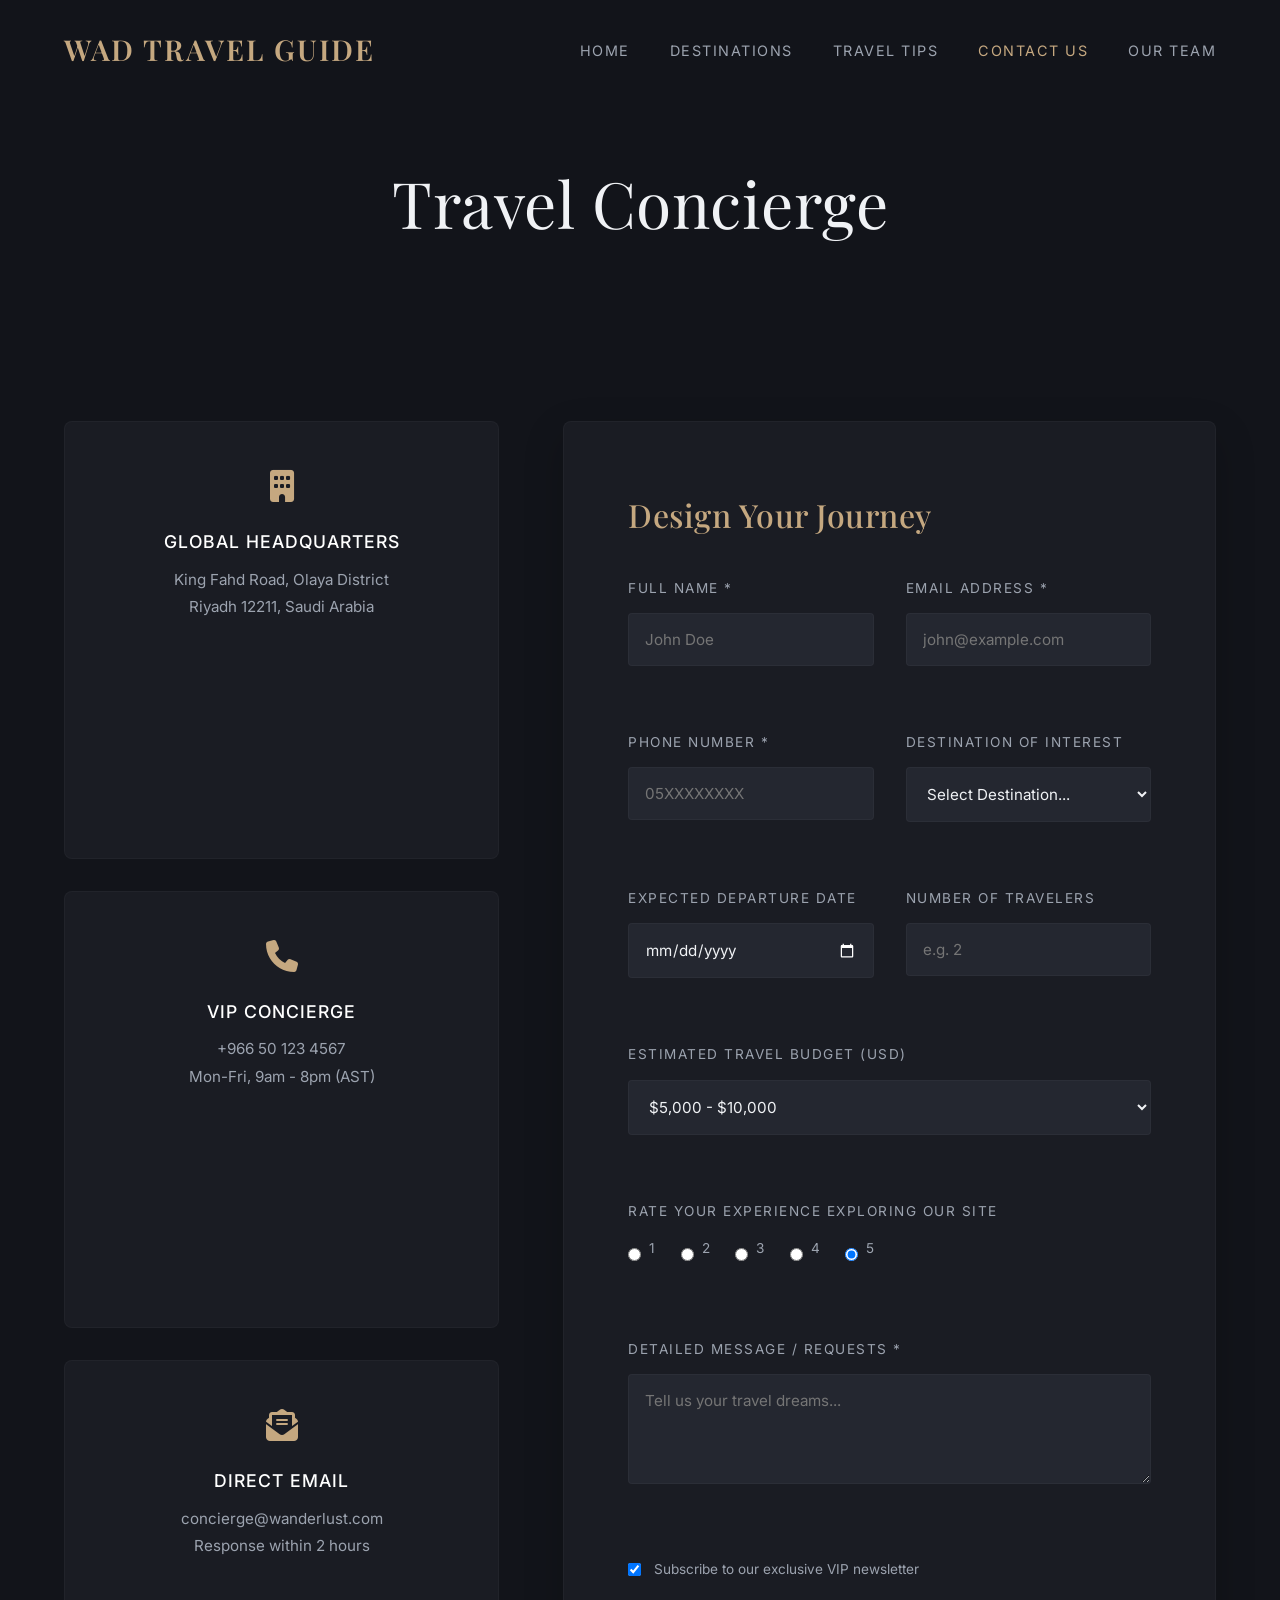
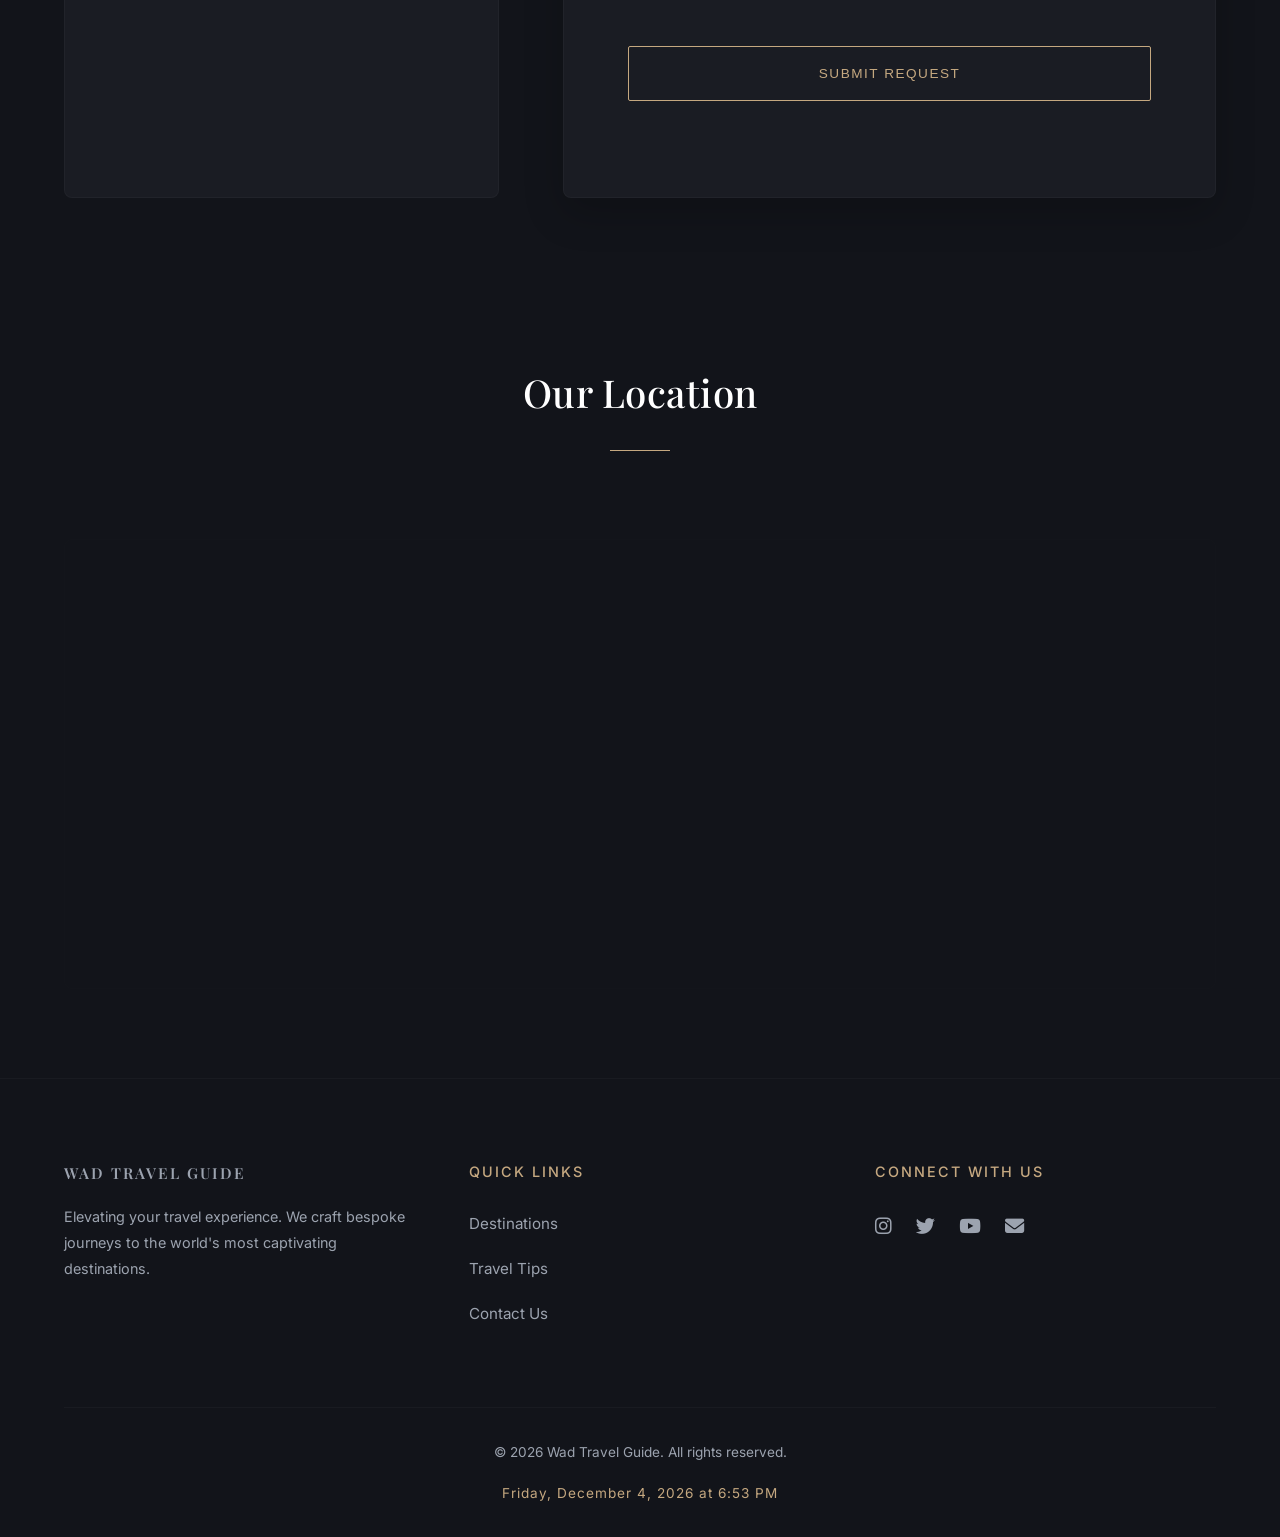
<file: contact.html>
<!DOCTYPE html>
<html lang="en">
<head>
    <meta charset="UTF-8">
    <meta name="viewport" content="width=device-width, initial-scale=1.0">
    <title>Wad Travel Guide | Contact Concierge</title>
    <link rel="stylesheet" href="style.css">
    <link rel="stylesheet" href="https://cdnjs.cloudflare.com/ajax/libs/font-awesome/6.4.0/css/all.min.css">
</head>
<body>
    <header>
        <a href="index.html" class="logo">Wad Travel Guide</a>
        <div class="hamburger"><i class="fa-solid fa-bars"></i></div>
        <nav>
            <ul>
                <li><a href="index.html">Home</a></li>
                <li><a href="destinations.html">Destinations</a></li>
                <li><a href="tips.html">Travel Tips</a></li>
                <li><a href="contact.html" class="active">Contact Us</a></li>
                <li><a href="team.html">Our Team</a></li>
            </ul>
        </nav>
    </header>

    <main>
        <div class="page-header header-contact">
            <h1 class="reveal">Travel Concierge</h1>
        </div>

        <div class="contact-layout">
            <div class="contact-info-cards reveal">
                <div class="info-card">
                    <i class="fa-solid fa-building"></i>
                    <h3>Global Headquarters</h3>
                    <p>King Fahd Road, Olaya District<br>Riyadh 12211, Saudi Arabia</p>
                </div>
                <div class="info-card">
                    <i class="fa-solid fa-phone"></i>
                    <h3>VIP Concierge</h3>
                    <p>+966 50 123 4567<br>Mon-Fri, 9am - 8pm (AST)</p>
                </div>
                <div class="info-card">
                    <i class="fa-solid fa-envelope-open-text"></i>
                    <h3>Direct Email</h3>
                    <p>concierge@wanderlust.com<br>Response within 2 hours</p>
                </div>
            </div>

            <div class="form-container reveal">
                <h2 class="mb-2 text-primary" style="font-size: 2rem; font-family: 'Playfair Display', serif;">Design Your Journey</h2>
                <form id="contact-form" novalidate>
                    <div class="form-grid">
                        <div class="form-group">
                            <label for="name">Full Name *</label>
                            <input type="text" id="name" name="name" placeholder="John Doe" required>
                            <div class="error-msg"></div>
                        </div>

                        <div class="form-group">
                            <label for="email">Email Address *</label>
                            <input type="email" id="email" name="email" placeholder="john@example.com" required>
                            <div class="error-msg"></div>
                        </div>

                        <div class="form-group">
                            <label for="phone">Phone Number *</label>
                            <input type="tel" id="phone" name="phone" placeholder="05XXXXXXXX" required>
                            <div class="error-msg"></div>
                        </div>

                        <div class="form-group">
                            <label for="destination">Destination of Interest</label>
                            <select id="destination" name="destination">
                                <option value="">Select Destination...</option>
                                <option value="neom">Neom, KSA</option>
                                <option value="alula">AlUla, KSA</option>
                                <option value="riyadh">Riyadh, KSA</option>
                                <option value="paris">Paris, France</option>
                                <option value="tokyo">Tokyo, Japan</option>
                                <option value="dubai">Dubai, UAE</option>
                            </select>
                        </div>

                        <div class="form-group">
                            <label for="date">Expected Departure Date</label>
                            <input type="date" id="date" name="date" style="color-scheme: dark;">
                        </div>

                        <div class="form-group">
                            <label for="travelers">Number of Travelers</label>
                            <input type="number" id="travelers" name="travelers" min="1" max="20" placeholder="e.g. 2">
                        </div>

                        <div class="form-group full-width">
                            <label for="budget">Estimated Travel Budget (USD)</label>
                            <select id="budget" name="budget">
                                <option value="luxury">$5,000 - $10,000</option>
                                <option value="ultra">$10,000 - $25,000</option>
                                <option value="royal">$25,000+</option>
                            </select>
                        </div>

                        <div class="form-group full-width">
                            <label>Rate Your Experience Exploring Our Site</label>
                            <div class="radio-group">
                                <div class="radio-item"><input type="radio" id="rate1" name="rating" value="1"><label for="rate1">1</label></div>
                                <div class="radio-item"><input type="radio" id="rate2" name="rating" value="2"><label for="rate2">2</label></div>
                                <div class="radio-item"><input type="radio" id="rate3" name="rating" value="3"><label for="rate3">3</label></div>
                                <div class="radio-item"><input type="radio" id="rate4" name="rating" value="4"><label for="rate4">4</label></div>
                                <div class="radio-item"><input type="radio" id="rate5" name="rating" value="5" checked><label for="rate5">5</label></div>
                            </div>
                        </div>

                        <div class="form-group full-width">
                            <label for="message">Detailed Message / Requests *</label>
                            <textarea id="message" name="message" rows="4" placeholder="Tell us your travel dreams..." required></textarea>
                            <div class="error-msg"></div>
                        </div>

                        <div class="form-group full-width" style="display: flex; align-items: center; gap: 0.8rem;">
                            <input type="checkbox" id="newsletter" name="newsletter" value="yes" checked style="width: auto;">
                            <label for="newsletter" style="margin: 0; text-transform: none; letter-spacing: normal;">Subscribe to our exclusive VIP newsletter</label>
                        </div>

                        <div class="form-group full-width">
                            <button type="submit" class="btn-primary" style="width: 100%; padding: 1.2rem;">Submit Request</button>
                        </div>
                    </div>
                </form>
            </div>
        </div>

        <section class="p-5 max-w-1400">
            <h2 class="section-title reveal">Our Location</h2>
            <iframe src="https://www.google.com/maps/embed?pb=!1m18!1m12!1m3!1d115984.82136052102!2d46.66699252060373!3d24.71355169999999!2m3!1f0!2f0!3f0!3m2!1i1024!2i768!4f13.1!3m3!1m2!1s0x3e2f03890d489399%3A0xba974d1c98e79fd5!2sRiyadh%20Saudi%20Arabia!5e0!3m2!1sen!2sus!4v1715421250011!5m2!1sen!2sus" class="map reveal" allowfullscreen="" loading="lazy"></iframe>
        </section>
    </main>

    <button id="scroll-top" aria-label="Scroll to top"><i class="fa-solid fa-chevron-up"></i></button>

    <footer>
        <div class="footer-grid">
            <div>
                <a href="index.html" class="logo">Wad Travel Guide</a>
                <p class="mt-1 text-secondary" style="font-size: 0.9rem;">Elevating your travel experience. We craft bespoke journeys to the world's most captivating destinations.</p>
            </div>
            <div>
                <h4>Quick Links</h4>
                <ul>
                    <li><a href="destinations.html">Destinations</a></li>
                    <li><a href="tips.html">Travel Tips</a></li>
                    <li><a href="contact.html">Contact Us</a></li>
                </ul>
            </div>
            <div>
                <h4>Connect With Us</h4>
                <div class="social-icons">
                    <a href="#"><i class="fa-brands fa-instagram"></i></a>
                    <a href="#"><i class="fa-brands fa-twitter"></i></a>
                    <a href="#"><i class="fa-brands fa-youtube"></i></a>
                    <a href="#"><i class="fa-solid fa-envelope"></i></a>
                </div>
            </div>
        </div>
        <div class="footer-bottom">
            <p>&copy; 2026 Wad Travel Guide. All rights reserved.</p>
            <p class="live-clock mt-1 text-primary" style="font-size: 0.85rem; letter-spacing: 1px;"></p>
        </div>
    </footer>

    <script src="script.js"></script>
</body>
</html>
</file>
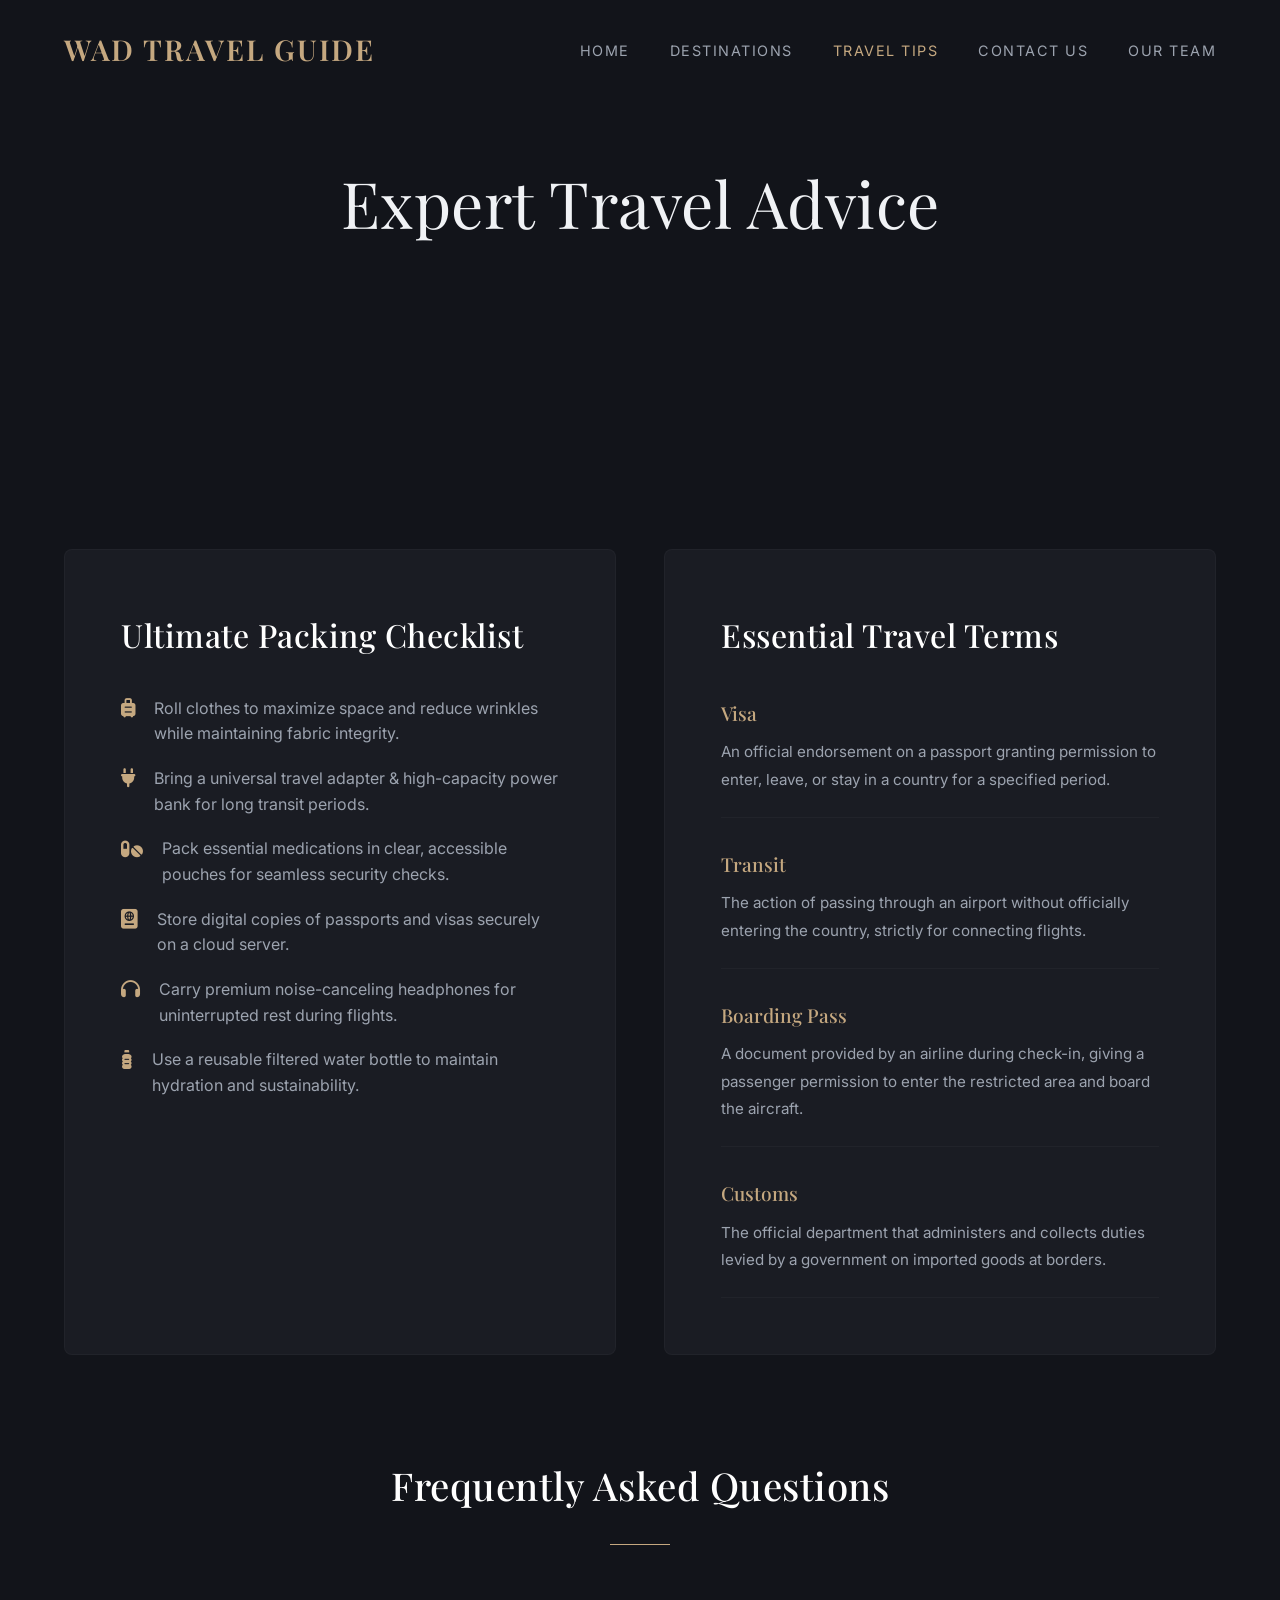
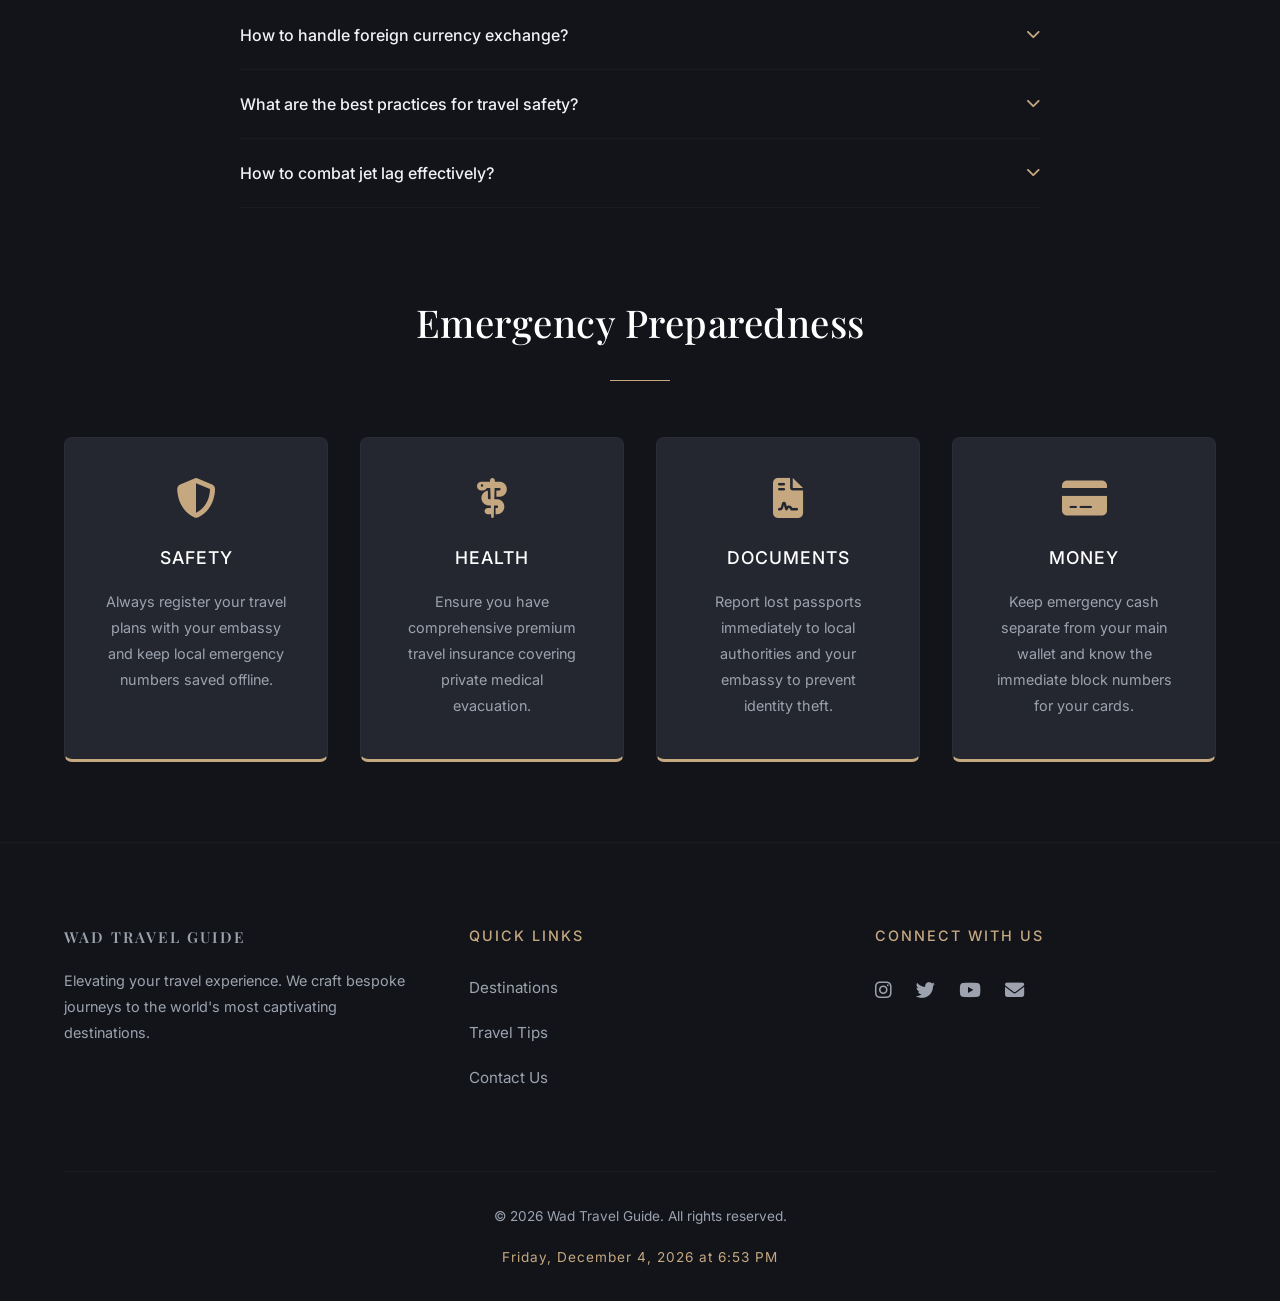
<file: tips.html>
<!DOCTYPE html>
<html lang="en">
<head>
    <meta charset="UTF-8">
    <meta name="viewport" content="width=device-width, initial-scale=1.0">
    <title>Wad Travel Guide | Travel Tips</title>
    <link rel="stylesheet" href="style.css">
    <link rel="stylesheet" href="https://cdnjs.cloudflare.com/ajax/libs/font-awesome/6.4.0/css/all.min.css">
</head>
<body>
    <header>
        <a href="index.html" class="logo">Wad Travel Guide</a>
        <div class="hamburger"><i class="fa-solid fa-bars"></i></div>
        <nav>
            <ul>
                <li><a href="index.html">Home</a></li>
                <li><a href="destinations.html">Destinations</a></li>
                <li><a href="tips.html" class="active">Travel Tips</a></li>
                <li><a href="contact.html">Contact Us</a></li>
                <li><a href="team.html">Our Team</a></li>
            </ul>
        </nav>
    </header>

    <main>
        <div class="page-header header-tips">
            <h1 class="reveal">Expert Travel Advice</h1>
        </div>

        <section class="p-5">
            <div class="tips-grid">
                <div class="tips-card reveal">
                    <h2>Ultimate Packing Checklist</h2>
                    <ul class="checklist">
                        <li><i class="fa-solid fa-suitcase-rolling"></i> Roll clothes to maximize space and reduce wrinkles while maintaining fabric integrity.</li>
                        <li><i class="fa-solid fa-plug"></i> Bring a universal travel adapter & high-capacity power bank for long transit periods.</li>
                        <li><i class="fa-solid fa-pills"></i> Pack essential medications in clear, accessible pouches for seamless security checks.</li>
                        <li><i class="fa-solid fa-passport"></i> Store digital copies of passports and visas securely on a cloud server.</li>
                        <li><i class="fa-solid fa-headphones"></i> Carry premium noise-canceling headphones for uninterrupted rest during flights.</li>
                        <li><i class="fa-solid fa-bottle-water"></i> Use a reusable filtered water bottle to maintain hydration and sustainability.</li>
                    </ul>
                </div>
                
                <div class="tips-card reveal">
                    <h2>Essential Travel Terms</h2>
                    <dl class="tips-dl">
                        <dt>Visa</dt>
                        <dd>An official endorsement on a passport granting permission to enter, leave, or stay in a country for a specified period.</dd>
                        
                        <dt>Transit</dt>
                        <dd>The action of passing through an airport without officially entering the country, strictly for connecting flights.</dd>
                        
                        <dt>Boarding Pass</dt>
                        <dd>A document provided by an airline during check-in, giving a passenger permission to enter the restricted area and board the aircraft.</dd>
                        
                        <dt>Customs</dt>
                        <dd>The official department that administers and collects duties levied by a government on imported goods at borders.</dd>
                    </dl>
                </div>
            </div>

            <h2 class="section-title reveal">Frequently Asked Questions</h2>
            <div class="accordion reveal">
                <div class="accordion-item">
                    <button class="accordion-header">How to handle foreign currency exchange? <i class="fa-solid fa-chevron-down"></i></button>
                    <div class="accordion-body">
                        <p>For premium travel, we recommend utilizing credit cards with zero foreign transaction fees. Always carry a small amount of local currency for tips and exclusive boutique purchases. Avoid airport exchange kiosks to ensure you receive the best possible rates.</p>
                    </div>
                </div>
                <div class="accordion-item">
                    <button class="accordion-header">What are the best practices for travel safety? <i class="fa-solid fa-chevron-down"></i></button>
                    <div class="accordion-body">
                        <p>Maintain digital copies of all essential documents on a secure cloud server. Utilize the safe provided in your luxury suite. Always remain aware of your surroundings and rely on concierge services for booking verified local transport and exclusive tours.</p>
                    </div>
                </div>
                <div class="accordion-item">
                    <button class="accordion-header">How to combat jet lag effectively? <i class="fa-solid fa-chevron-down"></i></button>
                    <div class="accordion-body">
                        <p>Adjust your sleep schedule a few days prior to departure. Stay immensely hydrated during the flight and avoid excessive alcohol or caffeine. Upon arrival, force yourself to adapt to the local time immediately by spending time in natural sunlight.</p>
                    </div>
                </div>
            </div>

            <h2 class="section-title reveal mt-5">Emergency Preparedness</h2>
            <div class="emergency-grid">
                <div class="emergency-card reveal">
                    <i class="fa-solid fa-shield-halved"></i>
                    <h3>Safety</h3>
                    <p class="text-secondary" style="font-size: 0.9rem;">Always register your travel plans with your embassy and keep local emergency numbers saved offline.</p>
                </div>
                <div class="emergency-card reveal">
                    <i class="fa-solid fa-staff-snake"></i>
                    <h3>Health</h3>
                    <p class="text-secondary" style="font-size: 0.9rem;">Ensure you have comprehensive premium travel insurance covering private medical evacuation.</p>
                </div>
                <div class="emergency-card reveal">
                    <i class="fa-solid fa-file-contract"></i>
                    <h3>Documents</h3>
                    <p class="text-secondary" style="font-size: 0.9rem;">Report lost passports immediately to local authorities and your embassy to prevent identity theft.</p>
                </div>
                <div class="emergency-card reveal">
                    <i class="fa-solid fa-credit-card"></i>
                    <h3>Money</h3>
                    <p class="text-secondary" style="font-size: 0.9rem;">Keep emergency cash separate from your main wallet and know the immediate block numbers for your cards.</p>
                </div>
            </div>
        </section>
    </main>

    <button id="scroll-top" aria-label="Scroll to top"><i class="fa-solid fa-chevron-up"></i></button>

    <footer>
        <div class="footer-grid">
            <div>
                <a href="index.html" class="logo">Wad Travel Guide</a>
                <p class="mt-1 text-secondary" style="font-size: 0.9rem;">Elevating your travel experience. We craft bespoke journeys to the world's most captivating destinations.</p>
            </div>
            <div>
                <h4>Quick Links</h4>
                <ul>
                    <li><a href="destinations.html">Destinations</a></li>
                    <li><a href="tips.html">Travel Tips</a></li>
                    <li><a href="contact.html">Contact Us</a></li>
                </ul>
            </div>
            <div>
                <h4>Connect With Us</h4>
                <div class="social-icons">
                    <a href="#"><i class="fa-brands fa-instagram"></i></a>
                    <a href="#"><i class="fa-brands fa-twitter"></i></a>
                    <a href="#"><i class="fa-brands fa-youtube"></i></a>
                    <a href="#"><i class="fa-solid fa-envelope"></i></a>
                </div>
            </div>
        </div>
        <div class="footer-bottom">
            <p>&copy; 2026 Wad Travel Guide. All rights reserved.</p>
            <p class="live-clock mt-1 text-primary" style="font-size: 0.85rem; letter-spacing: 1px;"></p>
        </div>
    </footer>

    <script src="script.js"></script>
</body>
</html>
</file>
<file: style.css>
@import url('https://fonts.googleapis.com/css2?family=Playfair+Display:wght@400;500;600;700&family=Inter:wght@300;400;500;600&display=swap');

/* ==========================================================================
   1. VARIABLES & THEMING
   ========================================================================== */
:root {
    --primary: #C5A880;
    /* Calm Champagne/Sand */
    --primary-hover: #D9C2A3;
    --bg-main: #12141A;
    /* Very deep charcoal/midnight */
    --bg-surface: #1A1C23;
    /* Soft elevated surface */
    --bg-surface-light: #242730;
    --text-primary: #F0F2F5;
    /* Softer white, less eye strain */
    --text-secondary: #9CA3AF;
    --white: #FFFFFF;

    /* Subtle Glassmorphism */
    --glass-bg: rgba(255, 255, 255, 0.02);
    --glass-border: rgba(255, 255, 255, 0.03);
    --glass-shadow: 0 4px 30px rgba(0, 0, 0, 0.1);

    --transition: all 0.6s cubic-bezier(0.16, 1, 0.3, 1);
}

/* ==========================================================================
   2. RESET & BASE STYLES
   ========================================================================== */
* {
    margin: 0;
    padding: 0;
    box-sizing: border-box;
}

html {
    scroll-behavior: smooth;
}

body {
    font-family: 'Inter', sans-serif;
    color: var(--text-primary);
    background-color: var(--bg-main);
    line-height: 1.8;
    overflow-x: hidden;
    font-size: 16px;
}

main {
    padding: 0;
}

h1, h2, h3, h4, h5, h6 {
    font-family: 'Playfair Display', serif;
    color: var(--text-primary);
    font-weight: 500;
    letter-spacing: 0.5px;
}

::selection {
    background: rgba(197, 168, 128, 0.3);
    color: var(--white);
}

/* ==========================================================================
   3. TYPOGRAPHY & UTILITIES
   ========================================================================== */
.section-title {
    font-size: clamp(2rem, 3vw, 2.8rem);
    text-align: center;
    margin-bottom: 3.5rem;
    position: relative;
    padding-bottom: 1.5rem;
    color: var(--white);
    font-weight: 500;
}

.section-title::after {
    content: '';
    position: absolute;
    bottom: 0;
    left: 50%;
    transform: translateX(-50%);
    width: 60px;
    height: 1px;
    background: var(--primary);
}

.text-primary {
    color: var(--primary);
}

.text-secondary {
    color: var(--text-secondary);
}

.text-center {
    text-align: center;
}

.mt-1 {
    margin-top: 1rem;
}

.mt-2 {
    margin-top: 2rem;
}

.mt-3 {
    margin-top: 3rem;
}

.mt-5 {
    margin-top: 5rem;
}

.mb-1 {
    margin-bottom: 1rem;
}

.mb-2 {
    margin-bottom: 2rem;
}

.p-5 {
    padding: 5rem 5%;
}

.max-w-800 {
    max-width: 800px;
    margin-left: auto;
    margin-right: auto;
}

.max-w-1400 {
    max-width: 1400px;
    margin-left: auto;
    margin-right: auto;
}

/* ==========================================================================
   4. COMPONENTS
   ========================================================================== */

/* Glass Panels */
.glass-panel {
    background: var(--glass-bg);
    backdrop-filter: blur(10px);
    -webkit-backdrop-filter: blur(10px);
    border: 1px solid var(--glass-border);
    border-radius: 12px;
    padding: 2.5rem;
}

/* Buttons */
.btn-primary {
    display: inline-flex;
    align-items: center;
    justify-content: center;
    padding: 0.9rem 2.2rem;
    background: transparent;
    color: var(--primary);
    text-decoration: none;
    font-weight: 400;
    letter-spacing: 1.5px;
    text-transform: uppercase;
    border: 1px solid var(--primary);
    border-radius: 2px;
    transition: all 0.4s ease;
    font-size: 0.85rem;
    cursor: pointer;
}

/* Responsive hero buttons spacing */
.hero-btns {
    display: flex;
    gap: 1rem;
    flex-wrap: wrap;
    justify-content: center;
}

@media (max-width: 600px) {
    .hero-btns {
        flex-direction: column;
        gap: 1rem;
        align-items: stretch;
    }
    .hero-btns .btn-primary {
        width: 100%;
        margin-right: 0 !important;
    }
}

.btn-primary:hover {
    background: var(--primary);
    color: var(--bg-main);
}

.btn-outline-white {
    background: transparent;
    border: 1px solid var(--white);
    color: var(--white);
}

.btn-outline-white:hover {
    background: var(--white);
    color: var(--bg-main);
}

/* Scroll Animations */
.reveal {
    opacity: 0;
    transform: translateY(30px);
    transition: all 1.2s cubic-bezier(0.16, 1, 0.3, 1);
}

.reveal.active {
    opacity: 1;
    transform: translateY(0);
}

/* ==========================================================================
   5. NAVIGATION (HEADER)
   ========================================================================== */
header {
    position: fixed;
    top: 0;
    left: 0;
    width: 100%;
    padding: 1.5rem 5%;
    display: flex;
    justify-content: space-between;
    align-items: center;
    z-index: 1000;
    transition: background 0.4s ease, padding 0.4s ease;
    background: transparent;
}

header.scrolled {
    background: rgba(18, 20, 26, 0.95);
    backdrop-filter: blur(10px);
    border-bottom: 1px solid var(--glass-border);
    padding: 1rem 5%;
}

.logo {
    font-family: 'Playfair Display', serif;
    font-size: clamp(1.4rem, 2.5vw, 1.8rem);
    font-weight: 600;
    color: var(--primary);
    text-decoration: none;
    letter-spacing: 2px;
    text-transform: uppercase;
}

nav ul {
    list-style: none;
    display: flex;
    gap: 2.5rem;
}

nav a {
    color: var(--text-secondary);
    text-decoration: none;
    font-weight: 400;
    font-size: 0.9rem;
    text-transform: uppercase;
    letter-spacing: 1.5px;
    transition: color 0.4s ease;
}

nav a:hover, nav a.active {
    color: var(--primary);
}

.hamburger {
    display: none;
    font-size: 1.5rem;
    color: var(--text-primary);
    z-index: 1001;
    cursor: pointer;
    position: absolute;
    right: 2rem;
    top: 2rem;
}

/* ==========================================================================
   6. PAGE HEADERS
   ========================================================================== */
.page-header {
    height: 45vh;
    display: flex;
    flex-direction: column;
    align-items: center;
    justify-content: center;
    text-align: center;
    margin-bottom: 4rem;
}

.page-header h1 {
    font-size: clamp(2rem, 5vw, 4rem);
    font-weight: 400;
}

/* Specific Header Backgrounds */
.header-destinations {
    background: linear-gradient(rgba(18, 20, 26, 0.7), rgba(18, 20, 26, 0.95)), url('https://picsum.photos/1920/1080?dark,minimal') center/cover fixed;
}

.header-alula {
    background: linear-gradient(rgba(18, 20, 26, 0.6), rgba(18, 20, 26, 0.9)), url('https://picsum.photos/1920/1080?desert,landscape') center/cover;
    height: 60vh;
}

.header-tips {
    background: linear-gradient(rgba(18, 20, 26, 0.7), rgba(18, 20, 26, 0.9)), url('https://picsum.photos/1920/1080?plane,clouds') center/cover;
}

.header-contact {
    background: linear-gradient(rgba(18, 20, 26, 0.8), rgba(18, 20, 26, 0.95)), url('https://picsum.photos/1920/1080?office,modern') center/cover;
}

.header-team {
    background: linear-gradient(rgba(18, 20, 26, 0.8), rgba(18, 20, 26, 0.9)), url('https://picsum.photos/1920/1080?architecture,minimal') center/cover;
    height: 50vh;
}

/* Hero Section (Index) */
#hero-section {
    height: 100vh;
    background: linear-gradient(rgba(18, 20, 26, 0.6), rgba(18, 20, 26, 0.9)), url('https://picsum.photos/1920/1080?nature,landscape') center/cover no-repeat fixed;
    display: flex;
    flex-direction: column;
    justify-content: center;
    align-items: center;
    text-align: center;
    padding: 0 5%;
    position: relative;
}

.hero-content {
    max-width: 900px;
    z-index: 10;
}

.hero-content h1 {
    font-size: clamp(2.5rem, 6vw, 4.5rem);
    line-height: 1.2;
    margin-bottom: 1.5rem;
    font-weight: 400;
}

.typewriter-container {
    font-size: clamp(1rem, 2vw, 1.2rem);
    color: var(--text-secondary);
    margin-bottom: 3rem;
    font-weight: 300;
    letter-spacing: 2px;
    text-transform: uppercase;
}

.cursor {
    display: inline-block;
    width: 1px;
    height: 1em;
    background-color: var(--primary);
    animation: blink 1s infinite;
    vertical-align: middle;
}

@keyframes blink {
    0%, 100% {
        opacity: 1;
    }

    50% {
        opacity: 0;
    }
}

/* ==========================================================================
   7. CARDS & GRIDS
   ========================================================================== */
.card-grid {
    display: grid;
    grid-template-columns: repeat(auto-fit, minmax(320px, 1fr));
    gap: 2.5rem;
    padding: 0 5% 5rem;
    max-width: 1400px;
    margin: 0 auto;
}

.card {
    background: var(--bg-surface);
    border: 1px solid var(--glass-border);
    border-radius: 8px;
    overflow: hidden;
    position: relative;
    transition: transform 0.5s ease, box-shadow 0.5s ease;
}

.card:hover {
    transform: translateY(-8px);
    box-shadow: 0 20px 40px rgba(0, 0, 0, 0.3);
}

.card-img-wrapper {
    height: 280px;
    overflow: hidden;
}

.card-img-wrapper img {
    width: 100%;
    height: 100%;
    object-fit: cover;
    transition: transform 1.5s ease;
}

.card:hover .card-img-wrapper img {
    transform: scale(1.05);
}

.card-content {
    padding: 2.5rem;
}

.card h3 {
    font-size: 1.5rem;
    margin-bottom: 1rem;
    color: var(--text-primary);
}

.card p {
    color: var(--text-secondary);
    font-size: 0.95rem;
    margin-bottom: 2rem;
}

.rating-stars {
    color: var(--primary);
    margin-bottom: 0.5rem;
    font-size: 0.8rem;
}

/* ==========================================================================
   8. SPECIFIC PAGE SECTIONS
   ========================================================================== */

/* --- Stats Section --- */
#stats-section {
    position: relative;
    padding: 6rem 5%;
    display: grid;
    grid-template-columns: repeat(auto-fit, minmax(200px, 1fr));
    text-align: center;
    gap: 3rem;
    background: var(--bg-surface);
    border-top: 1px solid var(--glass-border);
    border-bottom: 1px solid var(--glass-border);
}

.stat-icon {
    font-size: 2rem;
    color: var(--text-secondary);
    margin-bottom: 1rem;
}

.stat-box h3 {
    font-size: clamp(2.5rem, 5vw, 3.5rem);
    color: var(--primary);
    font-family: 'Playfair Display', serif;
    font-weight: 400;
    margin-bottom: 0.5rem;
}

.stat-box p {
    color: var(--text-secondary);
    text-transform: uppercase;
    letter-spacing: 2px;
    font-size: 0.85rem;
}

/* --- Destination Detail --- */
.detail-grid {
    display: grid;
    grid-template-columns: 1fr 1fr;
    gap: 4rem;
    margin-top: -5rem;
    position: relative;
    z-index: 10;
    max-width: 1400px;
    margin-left: auto;
    margin-right: auto;
}

.detail-dl {
    display: grid;
    grid-template-columns: 1fr 2fr;
    gap: 1.5rem;
    border-top: 1px solid var(--glass-border);
    padding-top: 2rem;
    margin-top: 2rem;
}

.detail-dl dt {
    font-weight: 500;
    color: var(--primary);
    font-family: 'Playfair Display', serif;
    font-size: 1.1rem;
}

.detail-dl dd {
    color: var(--text-secondary);
}

.detail-dl i {
    margin-right: 8px;
    width: 20px;
    text-align: center;
}

.gallery-grid {
    display: grid;
    grid-template-columns: repeat(2, 1fr);
    gap: 1.5rem;
    margin-top: 2rem;
}

.gallery-grid img {
    width: 100%;
    height: 200px;
    object-fit: cover;
    border-radius: 4px;
    transition: transform 0.6s cubic-bezier(0.16, 1, 0.3, 1);
    cursor: pointer;
}

.gallery-grid img:hover {
    transform: scale(1.03);
    box-shadow: 0 10px 30px rgba(0, 0, 0, 0.3);
}

.video-frame {
    width: 100%;
    height: 450px;
    border: none;
    border-radius: 8px;
    box-shadow: 0 15px 40px rgba(0, 0, 0, 0.2);
    margin-top: 3rem;
}

.packages-grid {
    display: grid;
    grid-template-columns: repeat(auto-fit, minmax(300px, 1fr));
    gap: 2.5rem;
    margin-top: 3rem;
    max-width: 1400px;
    margin-left: auto;
    margin-right: auto;
}

.package-card {
    background: var(--bg-surface);
    border-radius: 8px;
    padding: 3rem 2rem;
    text-align: center;
    border: 1px solid var(--glass-border);
    transition: var(--transition);
}

.package-card:hover {
    transform: translateY(-8px);
    border-color: var(--primary);
    box-shadow: 0 20px 40px rgba(0, 0, 0, 0.3);
}

.package-title {
    font-family: 'Inter', sans-serif;
    text-transform: uppercase;
    letter-spacing: 2px;
    font-size: 1rem;
    color: var(--text-secondary);
}

.package-price {
    font-size: 2.5rem;
    color: var(--primary);
    font-family: 'Playfair Display', serif;
    margin: 1rem 0;
    font-weight: 400;
}

.package-price span {
    font-size: 0.9rem;
    color: var(--text-secondary);
    font-family: 'Inter', sans-serif;
}

.package-list {
    list-style: none;
    margin-bottom: 2.5rem;
    color: var(--text-secondary);
    text-align: left;
}

.package-list li {
    margin-bottom: 1rem;
    border-bottom: 1px solid var(--glass-border);
    padding-bottom: 0.5rem;
}

.package-list li:last-child {
    border-bottom: none;
}

.package-list i {
    color: var(--primary);
    margin-right: 10px;
}

/* --- Travel Tips --- */
.tips-grid {
    display: grid;
    grid-template-columns: 1fr 1fr;
    gap: 3rem;
    margin-bottom: 6rem;
    max-width: 1400px;
    margin-left: auto;
    margin-right: auto;
}

.tips-card {
    background: var(--bg-surface);
    padding: 3.5rem;
    border-radius: 8px;
    border: 1px solid var(--glass-border);
}

.tips-card h2 {
    margin-bottom: 2rem;
    color: var(--white);
    font-size: 2rem;
}

.checklist {
    list-style: none;
    margin-left: 0;
}

.checklist li {
    margin-bottom: 1.2rem;
    display: flex;
    align-items: flex-start;
    font-size: 1rem;
    color: var(--text-secondary);
    line-height: 1.6;
}

.checklist li i {
    color: var(--primary);
    font-size: 1.2rem;
    margin-right: 1.2rem;
    margin-top: 0.2rem;
}

.tips-dl dt {
    font-family: 'Playfair Display', serif;
    font-size: 1.2rem;
    color: var(--primary);
    margin-top: 1.8rem;
    font-weight: 500;
}

.tips-dl dd {
    color: var(--text-secondary);
    margin-top: 0.5rem;
    padding-bottom: 1.5rem;
    border-bottom: 1px solid var(--glass-border);
    font-size: 0.95rem;
}

.emergency-grid {
    display: grid;
    grid-template-columns: repeat(auto-fit, minmax(250px, 1fr));
    gap: 2rem;
    margin-top: 3rem;
    max-width: 1400px;
    margin-left: auto;
    margin-right: auto;
}

.emergency-card {
    background: var(--bg-surface-light);
    padding: 2.5rem;
    border-radius: 8px;
    text-align: center;
    border-bottom: 3px solid var(--primary);
    transition: var(--transition);
    border-top: 1px solid var(--glass-border);
    border-left: 1px solid var(--glass-border);
    border-right: 1px solid var(--glass-border);
}

.emergency-card:hover {
    transform: translateY(-5px);
    background: var(--bg-surface);
}

.emergency-card h3 {
    color: var(--white);
    font-family: 'Inter', sans-serif;
    margin-bottom: 1rem;
    font-size: 1.1rem;
    text-transform: uppercase;
    letter-spacing: 1px;
    font-weight: 500;
}

.emergency-card i {
    font-size: 2.5rem;
    color: var(--primary);
    margin-bottom: 1.5rem;
}

/* --- Contact Section --- */
.contact-layout {
    display: grid;
    grid-template-columns: 1fr 1.5fr;
    gap: 4rem;
    padding: 0 5% 5rem;
    margin-top: -3rem;
    position: relative;
    z-index: 10;
    max-width: 1400px;
    margin-left: auto;
    margin-right: auto;
}

.contact-info-cards {
    display: grid;
    gap: 2rem;
}

.info-card {
    background: var(--bg-surface);
    padding: 3rem;
    border-radius: 8px;
    border: 1px solid var(--glass-border);
    text-align: center;
    transition: var(--transition);
}

.info-card:hover {
    transform: translateY(-5px);
    background: var(--bg-surface-light);
}

.info-card i {
    font-size: 2rem;
    color: var(--primary);
    margin-bottom: 1.5rem;
}

.info-card h3 {
    color: var(--white);
    margin-bottom: 0.5rem;
    font-family: 'Inter', sans-serif;
    font-size: 1.1rem;
    text-transform: uppercase;
    letter-spacing: 1px;
}

.info-card p {
    color: var(--text-secondary);
    font-size: 0.95rem;
}

.form-container {
    background: var(--bg-surface);
    padding: 4rem;
    border-radius: 8px;
    border: 1px solid var(--glass-border);
    box-shadow: 0 15px 40px rgba(0, 0, 0, 0.2);
}

.form-grid {
    display: grid;
    grid-template-columns: 1fr 1fr;
    gap: 2rem;
}

.full-width {
    grid-column: 1 / -1;
}

.radio-group {
    display: flex;
    gap: 1.5rem;
    flex-wrap: wrap;
    margin-top: 0.5rem;
}

.radio-item {
    display: flex;
    align-items: center;
    gap: 0.5rem;
}

iframe.map {
    width: 100%;
    height: 450px;
    border: none;
    border-radius: 8px;
    margin-top: 2rem;
    border: 1px solid var(--glass-border);
    filter: invert(90%) hue-rotate(180deg) contrast(80%);
}

/* --- Team Section --- */
.team-container {
    display: grid;
    grid-template-columns: 1fr 1fr;
    gap: 4rem;
    padding: 0 5% 6rem;
    margin-top: -6rem;
    position: relative;
    z-index: 10;
    max-width: 1200px;
    margin-left: auto;
    margin-right: auto;
}

.team-card {
    background: var(--bg-surface);
    border: 1px solid var(--glass-border);
    border-radius: 8px;
    padding: 4rem 3rem;
    text-align: center;
    box-shadow: 0 10px 40px rgba(0, 0, 0, 0.2);
    transition: all 0.6s cubic-bezier(0.16, 1, 0.3, 1);
}

.team-card:hover {
    transform: translateY(-10px);
    background: var(--bg-surface-light);
}

.member-photo-wrapper {
    position: relative;
    width: 160px;
    height: 160px;
    margin: 0 auto 2rem;
}

.member-photo {
    width: 100%;
    height: 100%;
    border-radius: 50%;
    object-fit: cover;
    border: 2px solid var(--primary);
    padding: 4px;
    transition: transform 0.6s ease;
}

.team-card:hover .member-photo {
    transform: scale(1.05);
}

.member-info h3 {
    font-size: 2.2rem;
    color: var(--white);
    margin-bottom: 0.5rem;
    font-weight: 500;
}

.member-role {
    color: var(--primary);
    font-weight: 400;
    text-transform: uppercase;
    letter-spacing: 2px;
    font-size: 0.9rem;
    margin-bottom: 2rem;
}

.academic-info {
    background: var(--bg-main);
    padding: 1.5rem;
    border-radius: 4px;
    margin-bottom: 2.5rem;
    text-align: left;
    border: 1px solid var(--glass-border);
}

.academic-info p {
    margin-bottom: 0.8rem;
    font-size: 0.95rem;
    color: var(--text-secondary);
    display: flex;
    align-items: center;
}

.academic-info p:last-child {
    margin-bottom: 0;
}

.academic-info i {
    color: var(--primary);
    width: 25px;
}

.academic-info strong {
    color: var(--white);
    width: 100px;
    display: inline-block;
    font-weight: 500;
}

.contributions {
    text-align: left;
    margin-bottom: 2.5rem;
}

.contributions h4 {
    font-family: 'Inter', sans-serif;
    color: var(--primary);
    margin-bottom: 1.5rem;
    font-size: 1rem;
    text-transform: uppercase;
    letter-spacing: 1.5px;
    border-bottom: 1px solid var(--glass-border);
    padding-bottom: 0.5rem;
}

.contributions ul {
    list-style: none;
    padding: 0;
    margin: 0;
}

.contributions li {
    position: relative;
    padding-left: 2rem;
    margin-bottom: 1rem;
    color: var(--text-secondary);
    font-size: 0.95rem;
    line-height: 1.6;
}

.contributions li i {
    position: absolute;
    left: 0;
    top: 4px;
    color: var(--primary);
    font-size: 0.8rem;
}

.skills {
    display: flex;
    flex-wrap: wrap;
    justify-content: center;
    gap: 0.8rem;
    margin-top: 2rem;
    padding-top: 2rem;
    border-top: 1px solid var(--glass-border);
}

.skill-tag {
    background: rgba(197, 168, 128, 0.1);
    color: var(--primary);
    font-size: 0.85rem;
    padding: 0.4rem 1.2rem;
    border-radius: 4px;
    font-weight: 400;
    border: 1px solid rgba(197, 168, 128, 0.3);
    transition: all 0.4s ease;
}

.skill-tag:hover {
    background: var(--primary);
    color: var(--bg-main);
}


/* ==========================================================================
   9. TABLES & FORMS & FILTERS & ACCORDION
   ========================================================================== */
.table-wrapper {
    overflow-x: auto;
    background: var(--bg-surface);
    border-radius: 8px;
    border: 1px solid var(--glass-border);
    margin: 0 5% 5rem;
}

table {
    width: 100%;
    border-collapse: collapse;
    text-align: left;
    min-width: 800px;
}

th, td {
    padding: 1.5rem 2rem;
    border-bottom: 1px solid var(--glass-border);
    font-size: 0.95rem;
}

th {
    background: rgba(255, 255, 255, 0.01);
    color: var(--primary);
    font-family: 'Inter', sans-serif;
    font-weight: 500;
    text-transform: uppercase;
    letter-spacing: 1px;
    font-size: 0.85rem;
}

tbody tr {
    transition: background 0.4s ease;
}

tbody tr:hover {
    background: rgba(255, 255, 255, 0.02);
}

td strong {
    color: var(--text-primary);
    font-weight: 500;
}

.form-group {
    margin-bottom: 2rem;
}

.form-group label {
    display: block;
    margin-bottom: 0.8rem;
    color: var(--text-secondary);
    font-size: 0.85rem;
    text-transform: uppercase;
    letter-spacing: 1.5px;
}

.form-group input, .form-group select, .form-group textarea {
    width: 100%;
    padding: 1rem;
    background: var(--bg-surface-light);
    border: 1px solid var(--glass-border);
    border-radius: 4px;
    color: var(--text-primary);
    font-family: 'Inter', sans-serif;
    font-size: 0.95rem;
    transition: border-color 0.4s ease, background 0.4s ease;
}

.form-group input:focus, .form-group select:focus, .form-group textarea:focus {
    outline: none;
    border-color: var(--primary);
    background: rgba(255, 255, 255, 0.02);
}

.error-msg {
    color: #E25E5E;
    font-size: 0.8rem;
    margin-top: 0.5rem;
    display: none;
}

.newsletter-form {
    display: flex;
    gap: 1rem;
    justify-content: center;
    flex-wrap: wrap;
}

.newsletter-form input {
    padding: 1rem 1.5rem;
    flex: 1;
    max-width: 400px;
    border: 1px solid var(--glass-border);
    border-radius: 4px;
    background: var(--bg-main);
    color: var(--text-primary);
    font-family: 'Inter', sans-serif;
}

.filter-container {
    text-align: center;
    margin-bottom: 4rem;
    display: flex;
    flex-wrap: wrap;
    justify-content: center;
    gap: 1.5rem;
    padding: 0 5%;
}

.filter-btn {
    background: transparent;
    border: none;
    color: var(--text-secondary);
    padding: 0.5rem 0;
    cursor: pointer;
    font-family: 'Inter', sans-serif;
    font-weight: 400;
    letter-spacing: 1px;
    text-transform: uppercase;
    font-size: 0.85rem;
    transition: color 0.4s ease;
    position: relative;
}

.filter-btn::after {
    content: '';
    position: absolute;
    bottom: -5px;
    left: 0;
    width: 0;
    height: 1px;
    background: var(--primary);
    transition: width 0.4s ease;
}

.filter-btn.active, .filter-btn:hover {
    color: var(--primary);
}

.filter-btn.active::after, .filter-btn:hover::after {
    width: 100%;
}

.accordion {
    margin: 0 5% 5rem;
    max-width: 800px;
    margin-left: auto;
    margin-right: auto;
}

.accordion-item {
    border-bottom: 1px solid var(--glass-border);
}

.accordion-header {
    width: 100%;
    padding: 1.5rem 0;
    background: transparent;
    border: none;
    text-align: left;
    font-family: 'Inter', sans-serif;
    font-weight: 500;
    color: var(--text-primary);
    cursor: pointer;
    display: flex;
    justify-content: space-between;
    align-items: center;
    font-size: 1rem;
    transition: color 0.4s ease;
}

.accordion-header.active {
    color: var(--primary);
}

.accordion-header i {
    color: var(--primary);
    font-size: 0.9rem;
    transition: transform 0.4s ease;
}

.accordion-header.active i {
    transform: rotate(180deg);
}

.accordion-body {
    max-height: 0;
    overflow: hidden;
    transition: max-height 0.6s cubic-bezier(0.16, 1, 0.3, 1);
}

.accordion-body p {
    padding: 0 0 1.5rem 0;
    color: var(--text-secondary);
    font-size: 0.95rem;
}

/* ==========================================================================
   10. MODALS & UI WIDGETS
   ========================================================================== */
#lightbox {
    position: fixed;
    top: 0;
    left: 0;
    width: 100%;
    height: 100%;
    background: rgba(18, 20, 26, 0.98);
    z-index: 2000;
    display: flex;
    justify-content: center;
    align-items: center;
    opacity: 0;
    pointer-events: none;
    transition: opacity 0.5s ease;
}

#lightbox.active {
    opacity: 1;
    pointer-events: auto;
}

#lightbox img {
    max-width: 90%;
    max-height: 90vh;
    border-radius: 4px;
    box-shadow: 0 10px 40px rgba(0, 0, 0, 0.5);
    transform: scale(0.95);
    transition: transform 0.6s cubic-bezier(0.16, 1, 0.3, 1);
}

#lightbox.active img {
    transform: scale(1);
}

.lightbox-btn {
    position: absolute;
    color: var(--white);
    font-size: 1.5rem;
    cursor: pointer;
    background: rgba(255, 255, 255, 0.05);
    border: 1px solid var(--glass-border);
    width: 50px;
    height: 50px;
    border-radius: 50%;
    display: flex;
    justify-content: center;
    align-items: center;
    transition: background 0.3s ease;
}

.lightbox-btn:hover {
    background: rgba(255, 255, 255, 0.1);
}

.lightbox-close {
    top: 30px;
    right: 40px;
}

.lightbox-prev {
    left: 40px;
}

.lightbox-next {
    right: 40px;
}

#scroll-top {
    position: fixed;
    bottom: 30px;
    right: 30px;
    width: 45px;
    height: 45px;
    background: var(--bg-surface);
    color: var(--primary);
    border: 1px solid var(--glass-border);
    border-radius: 50%;
    cursor: pointer;
    opacity: 0;
    pointer-events: none;
    transition: all 0.4s ease;
    z-index: 999;
    display: flex;
    justify-content: center;
    align-items: center;
}

#scroll-top.show {
    opacity: 1;
    pointer-events: auto;
}

#scroll-top:hover {
    background: var(--primary);
    color: var(--bg-main);
}

/* ==========================================================================
   11. FOOTER
   ========================================================================== */
footer {
    background: var(--bg-main);
    border-top: 1px solid var(--glass-border);
    padding: 5rem 5% 2rem;
}

.footer-grid {
    display: grid;
    grid-template-columns: repeat(auto-fit, minmax(250px, 1fr));
    gap: 4rem;
    margin-bottom: 4rem;
}

.footer-grid h4 {
    color: var(--primary);
    margin-bottom: 1.5rem;
    font-family: 'Inter', sans-serif;
    font-weight: 500;
    font-size: 0.9rem;
    text-transform: uppercase;
    letter-spacing: 2px;
}

.footer-grid ul {
    list-style: none;
}

.footer-grid li {
    margin-bottom: 1rem;
}

.footer-grid a {
    color: var(--text-secondary);
    text-decoration: none;
    transition: color 0.3s ease;
    font-size: 0.95rem;
}

.footer-grid a:hover {
    color: var(--text-primary);
}

.social-icons {
    display: flex;
    gap: 1.5rem;
}

.social-icons a {
    color: var(--text-secondary);
    font-size: 1.2rem;
    transition: color 0.3s ease;
}

.social-icons a:hover {
    color: var(--primary);
}

.footer-bottom {
    border-top: 1px solid var(--glass-border);
    padding-top: 2rem;
    text-align: center;
    color: var(--text-secondary);
    font-size: 0.85rem;
}

/* ==========================================================================
   12. RESPONSIVE DESIGN
   ========================================================================== */
@media (max-width: 1024px) {
    .team-container {
        grid-template-columns: 1fr;
        gap: 3rem;
        margin-top: -3rem;
    }

    .team-card {
        padding: 3rem 2rem;
    }

    .page-header {
        height: 40vh;
    }
}

@media (max-width: 768px) {
    header {
        position: relative;
    }

    .hamburger {
        display: block;
        position: absolute;
        right: 2rem;
        top: 2rem;
    }

    nav ul {
        position: fixed;
        top: 0;
        right: -100%;
        width: 100%;
        height: 100vh;
        background: var(--bg-main);
        flex-direction: column;
        justify-content: center;
        align-items: center;
        transition: 0.6s cubic-bezier(0.16, 1, 0.3, 1);
    }

    nav ul.show {
        right: 0;
    }

    nav a {
        font-size: 1.2rem;
    }

    .card-grid {
        grid-template-columns: 1fr;
    }

    .page-header {
        height: 35vh;
    }

    .detail-grid, .tips-grid, .contact-layout {
        grid-template-columns: 1fr;
    }

    .tips-card, .contact-container {
        padding: 2rem;
    }

    .form-grid {
        grid-template-columns: 1fr;
    }

    .detail-dl {
        grid-template-columns: 1fr;
        gap: 0.5rem;
    }

    .detail-dl dt {
        margin-top: 1rem;
    }
}
</file>
